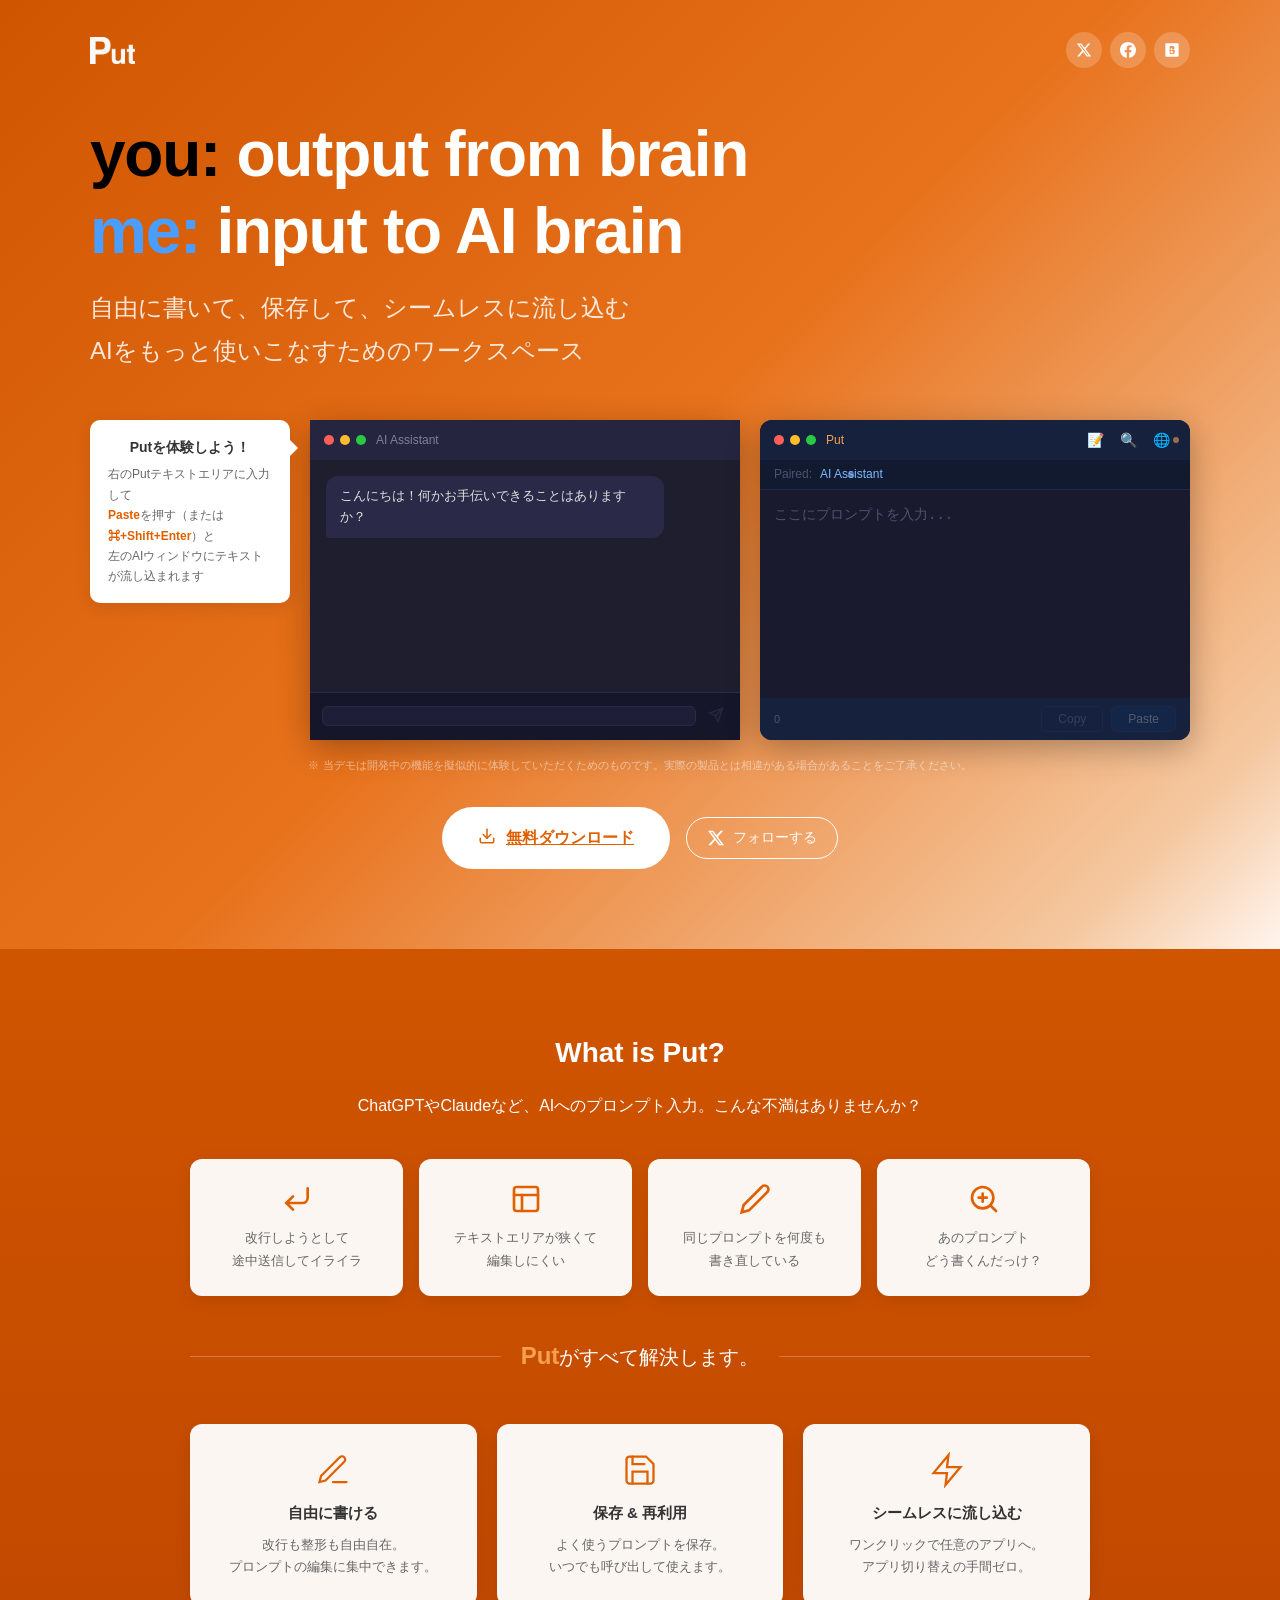
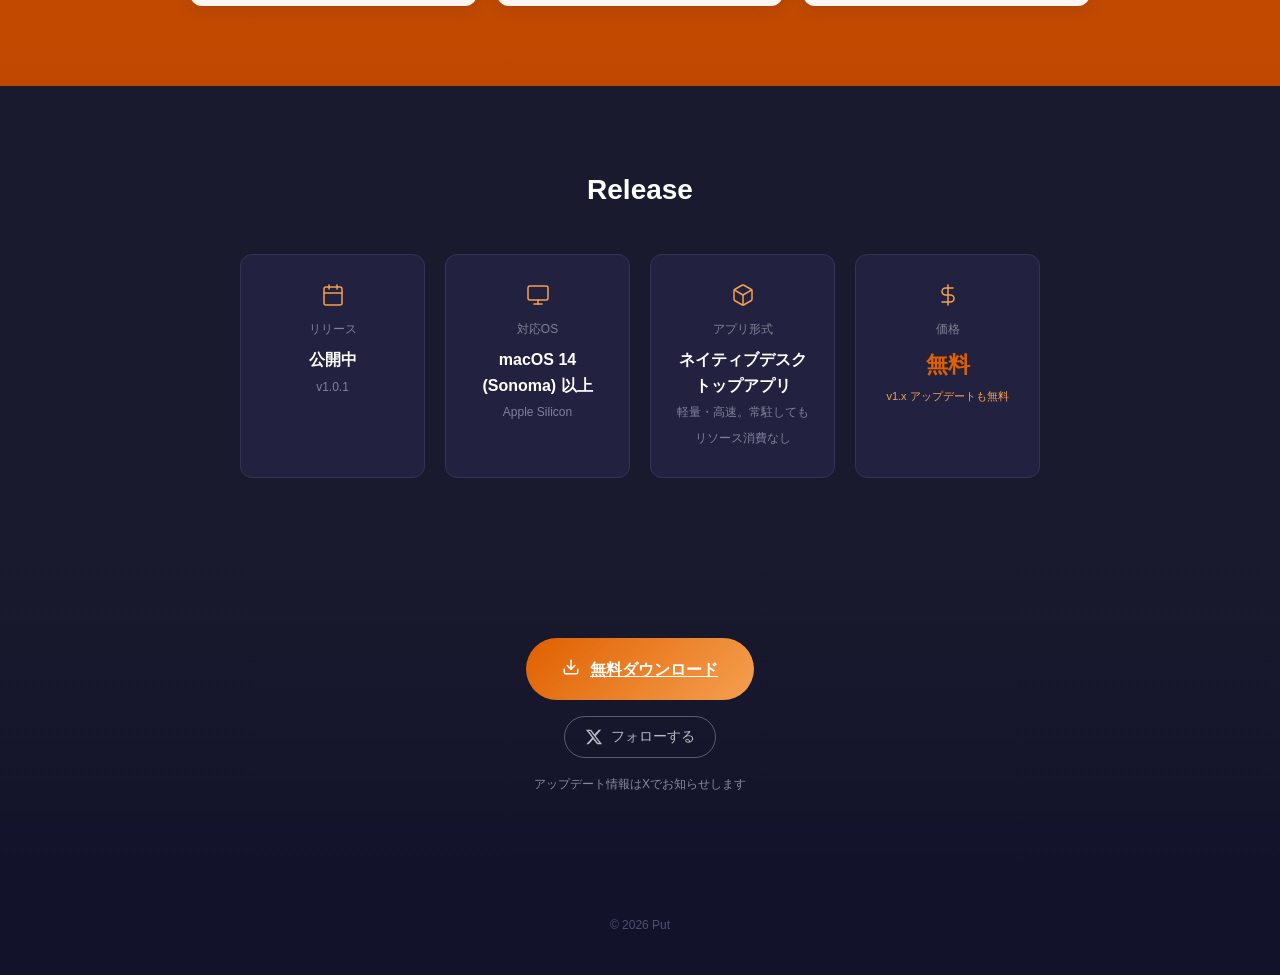
<file: index.html>
<!DOCTYPE html>
<html lang="ja">
<head>
  <meta charset="UTF-8">
  <meta name="viewport" content="width=device-width, initial-scale=1.0">
  <title>プロンプトを保存・使い回す｜Put — Mac用プロンプトエディタ（無料）</title>
  <meta name="description" content="「プロンプトを保存して使い回したい」「ChatGPTの長文が書きにくい」を解決する、AI特化型のプロンプトエディタ Put。Macで自由に書いて、ワンアクションでAIに流し込む。無料（v1.0.1）。">
  <meta property="og:title" content="Put — AI特化型のプロンプトエディタ">
  <meta property="og:description" content="自由に書いて、保存して、シームレスに流し込む。AIをもっと使いこなすためのワークスペースです。">
  <meta property="og:type" content="website">
  <meta property="og:url" content="https://put-prompt.run">
  <meta property="og:image" content="https://put-prompt.run/ogp.png">
  <meta property="og:site_name" content="Put">
  <meta property="og:locale" content="ja_JP">
  <meta name="twitter:card" content="summary_large_image">
  <meta name="twitter:site" content="@put_prompt">
  <meta name="twitter:title" content="Put — AI特化型のプロンプトエディタ">
  <meta name="twitter:description" content="自由に書いて、保存して、シームレスに流し込む。AIをもっと使いこなすためのワークスペースです。">
  <meta name="twitter:image" content="https://put-prompt.run/ogp.png">
  <link rel="canonical" href="https://put-prompt.run">
  <link rel="stylesheet" href="style.css">
  <!-- Google Analytics -->
  <script async src="https://www.googletagmanager.com/gtag/js?id=G-QVWM6N0KS3"></script>
  <script>
    window.dataLayer = window.dataLayer || [];
    function gtag(){dataLayer.push(arguments);}
    gtag('js', new Date());
    gtag('config', 'G-QVWM6N0KS3');
  </script>

  <!-- 構造化データ（アプリ / リッチリザルト・AIエージェント対応） -->
  <script type="application/ld+json">
  {
    "@context": "https://schema.org",
    "@type": "SoftwareApplication",
    "name": "Put",
    "description": "自由に書いて、保存して、AIにシームレスに流し込む、AI特化型のプロンプトエディタ（macOSアプリ）。ChatGPTやClaudeを使う人のためのプロンプト管理・送信ワークスペース。",
    "applicationCategory": "ProductivityApplication",
    "operatingSystem": "macOS 14 (Sonoma) 以上, Apple Silicon",
    "softwareVersion": "1.0.1",
    "offers": { "@type": "Offer", "price": "0", "priceCurrency": "JPY" },
    "url": "https://put-prompt.run",
    "downloadUrl": "https://ugou-dev.booth.pm/items/8272398",
    "inLanguage": ["ja", "en"],
    "author": {
      "@type": "Organization",
      "name": "UGOU development",
      "url": "https://ugou.dev"
    }
  }
  </script>
</head>
<body>

  <!-- ===== Hero (Header + Demo) ===== -->
  <section class="hero">
    <div class="hero-inner">

      <!-- Header bar -->
      <div class="header-bar">
        <div class="logo-area">
          <img src="logo.png" alt="Put" class="logo-img">
        </div>
        <div class="share-buttons">
          <a href="https://twitter.com/intent/tweet?text=Put%20%E2%80%94%20AI%E7%89%B9%E5%8C%96%E5%9E%8B%E3%81%AE%E3%83%97%E3%83%AD%E3%83%B3%E3%83%97%E3%83%88%E3%82%A8%E3%83%87%E3%82%A3%E3%82%BF&url=https://put-prompt.run" target="_blank" rel="noopener noreferrer" class="share-btn" title="Xでシェア">
            <svg width="16" height="16" viewBox="0 0 24 24" fill="currentColor"><path d="M18.244 2.25h3.308l-7.227 8.26 8.502 11.24H16.17l-5.214-6.817L4.99 21.75H1.68l7.73-8.835L1.254 2.25H8.08l4.713 6.231zm-1.161 17.52h1.833L7.084 4.126H5.117z"/></svg>
          </a>
          <a href="https://www.facebook.com/sharer/sharer.php?u=https://put-prompt.run" target="_blank" rel="noopener noreferrer" class="share-btn" title="Facebookでシェア">
            <svg width="16" height="16" viewBox="0 0 24 24" fill="currentColor"><path d="M24 12.073c0-6.627-5.373-12-12-12s-12 5.373-12 12c0 5.99 4.388 10.954 10.125 11.854v-8.385H7.078v-3.47h3.047V9.43c0-3.007 1.792-4.669 4.533-4.669 1.312 0 2.686.235 2.686.235v2.953H15.83c-1.491 0-1.956.925-1.956 1.874v2.25h3.328l-.532 3.47h-2.796v8.385C19.612 23.027 24 18.062 24 12.073z"/></svg>
          </a>
          <a href="https://b.hatena.ne.jp/entry/s/put-prompt.run" target="_blank" rel="noopener noreferrer" class="share-btn" title="はてブ">
            <svg width="16" height="16" viewBox="0 0 24 24" fill="currentColor"><path d="M20.47 2H3.53A1.45 1.45 0 0 0 2 3.47v17.06A1.45 1.45 0 0 0 3.47 22h17.06A1.45 1.45 0 0 0 22 20.53V3.47A1.45 1.45 0 0 0 20.47 2zM15.7 17.34a3.14 3.14 0 0 1-1.47.59 8.25 8.25 0 0 1-1.74.16H8.48V6h3.67a4.71 4.71 0 0 1 2.77.7 2.35 2.35 0 0 1 .92 2 2.39 2.39 0 0 1-.42 1.42 2.67 2.67 0 0 1-1.2.9v.05a2.72 2.72 0 0 1 1.52.84 2.5 2.5 0 0 1 .54 1.67 2.82 2.82 0 0 1-.58 1.76zm-4.3-7.86h-1.4v2.8h1.23c.64 0 1.1-.08 1.39-.25a1 1 0 0 0 .47-.93 1 1 0 0 0-.42-.89 2.12 2.12 0 0 0-1.27-.33zm.22 4.18h-1.62v3h1.56a2.78 2.78 0 0 0 1.54-.34 1.17 1.17 0 0 0 .49-1.05 1.16 1.16 0 0 0-.51-1.05 2.72 2.72 0 0 0-1.46-.36z"/></svg>
          </a>
        </div>
      </div>

      <!-- Copy -->
      <h1 class="copy-en">
        <span class="copy-you">you:</span> output from brain<br>
        <span class="copy-me">me:</span> input to AI brain
      </h1>
      <p class="copy-ja">
        自由に書いて、保存して、シームレスに流し込む<br>
        AIをもっと使いこなすためのワークスペース
      </p>

      <!-- Demo area -->
      <div class="demo-area">
        <!-- Instruction callout (PC) -->
        <div class="demo-callout demo-callout-pc">
          <div class="demo-callout-arrow"></div>
          <p class="demo-callout-title">Putを体験しよう！</p>
          <p class="demo-callout-text">右のPutテキストエリアに入力して<br><strong>Paste</strong>を押す（または<strong>⌘+Shift+Enter</strong>）と<br>左のAIウィンドウにテキストが流し込まれます</p>
        </div>

        <!-- Instruction callout (SP) -->
        <div class="demo-callout demo-callout-sp">
          <p class="demo-callout-title">Putを体験しよう！</p>
          <div class="demo-callout-arrow-down"></div>
        </div>

        <!-- AI Window -->
        <div class="demo-window demo-ai">
          <div class="demo-titlebar demo-titlebar-ai-pc">
            <div class="demo-dots">
              <span class="dot dot-r"></span>
              <span class="dot dot-y"></span>
              <span class="dot dot-g"></span>
            </div>
            <span class="demo-title">AI Assistant</span>
          </div>
          <div class="demo-ai-body">
            <div class="demo-chat" id="chatArea">
              <div class="chat-msg chat-ai">
                <p>こんにちは！何かお手伝いできることはありますか？</p>
              </div>
            </div>
            <div class="demo-ai-input-area">
              <div class="demo-ai-input" id="aiInput" contenteditable="false"></div>
              <button class="demo-ai-send" id="aiSendBtn" disabled>
                <svg width="16" height="16" viewBox="0 0 24 24" fill="none" stroke="currentColor" stroke-width="2"><path d="M22 2L11 13"/><path d="M22 2L15 22L11 13L2 9L22 2Z"/></svg>
              </button>
            </div>
          </div>
        </div>

        <!-- put Window -->
        <div class="demo-window demo-put">
          <div class="demo-titlebar demo-titlebar-put">
            <div class="demo-dots">
              <span class="dot dot-r"></span>
              <span class="dot dot-y"></span>
              <span class="dot dot-g"></span>
            </div>
            <span class="demo-title demo-title-put">Put</span>
            <!-- Saved prompt tabs -->
            <div class="saved-tabs-area">
              <div class="saved-tabs">
                <div class="saved-tab" data-prompt="あなたはプロのコピーライターです。以下の文章をより魅力的に書き直してください。">
                  <span class="saved-tab-label">📝</span>
                  <div class="saved-tab-expand">
                    <p class="saved-tab-preview">あなたはプロのコピーライターです。以下の文章をより魅力的に書き直してください。</p>
                    <p class="saved-tab-hint">クリック: コピー ｜ ⌘+クリック: エディタに挿入</p>
                  </div>
                </div>
                <div class="saved-tab" data-prompt="以下のコードをレビューしてください。バグ、パフォーマンスの問題、改善点があれば指摘してください。">
                  <span class="saved-tab-label">🔍</span>
                  <div class="saved-tab-expand">
                    <p class="saved-tab-preview">以下のコードをレビューしてください。バグ、パフォーマンスの問題、改善点があれば指摘してください。</p>
                    <p class="saved-tab-hint">クリック: コピー ｜ ⌘+クリック: エディタに挿入</p>
                  </div>
                </div>
                <div class="saved-tab" data-prompt="この文章を英語に翻訳してください。自然なネイティブ表現を使い、ビジネスメールに適したトーンでお願いします。">
                  <span class="saved-tab-label">🌐</span>
                  <div class="saved-tab-expand">
                    <p class="saved-tab-preview">この文章を英語に翻訳してください。自然なネイティブ表現を使い、ビジネスメールに適したトーンでお願いします。</p>
                    <p class="saved-tab-hint">クリック: コピー ｜ ⌘+クリック: エディタに挿入</p>
                  </div>
                </div>
              </div>
              <!-- Saved tabs tooltip -->
              <div class="saved-tabs-tooltip">
                <div class="tooltip-arrow"></div>
                <p>保存したプロンプトをワンクリックで呼び出せます</p>
                <p class="tooltip-note">※ 本UIはデモ仕様のため実際の製品とは異なります</p>
              </div>
            </div>
          </div>
          <!-- Pair bar with tooltip -->
          <div class="demo-put-pair">
            <span class="pair-label">Paired:</span>
            <span class="pair-name">AI Assistant</span>
            <div class="pair-tooltip">
              <div class="tooltip-arrow"></div>
              <p>ペースト先のアプリを選択できます</p>
            </div>
          </div>
          <textarea class="demo-editor" id="putEditor" placeholder="ここにプロンプトを入力..."></textarea>
          <div class="demo-toolbar">
            <span class="demo-charcount" id="charCount">0</span>
            <div class="demo-buttons">
              <button class="demo-btn demo-btn-copy demo-copy-pc" id="copyBtn" disabled>Copy</button>
              <button class="demo-btn demo-btn-paste" id="pasteBtn" disabled>Paste</button>
            </div>
          </div>
        </div>
      </div>

      <p class="demo-disclaimer">※ 当デモは開発中の機能を擬似的に体験していただくためのものです。実際の製品とは相違がある場合があることをご了承ください。</p>
      <p class="demo-sp-notice">※ 当アプリはmacOS向けソフトウェアであり、実際はスマートフォンには対応しておりません。</p>

      <!-- CTA inline (below demo) -->
      <div class="cta-inline">
        <a href="https://ugou-dev.booth.pm/items/8272398" class="cta-btn cta-btn-white" target="_blank" rel="noopener noreferrer"><span class="cta-icon"><svg width="18" height="18" viewBox="0 0 24 24" fill="none" stroke="currentColor" stroke-width="2" stroke-linecap="round" stroke-linejoin="round"><path d="M21 15v4a2 2 0 0 1-2 2H5a2 2 0 0 1-2-2v-4"/><polyline points="7 10 12 15 17 10"/><line x1="12" y1="15" x2="12" y2="3"/></svg></span>無料ダウンロード</a>
        <a href="https://x.com/put_prompt" class="cta-x cta-x-white" target="_blank" rel="noopener noreferrer">
          <svg width="18" height="18" viewBox="0 0 24 24" fill="currentColor"><path d="M18.244 2.25h3.308l-7.227 8.26 8.502 11.24H16.17l-5.214-6.817L4.99 21.75H1.68l7.73-8.835L1.254 2.25H8.08l4.713 6.231zm-1.161 17.52h1.833L7.084 4.126H5.117z"/></svg>
          フォローする
        </a>
      </div>

    </div>
  </section>

  <!-- ===== About ===== -->
  <section class="about-section">
    <h2 class="about-title">What is Put?</h2>
    <p class="about-desc">
      ChatGPTやClaudeなど、AIへのプロンプト入力。こんな不満はありませんか？
    </p>
    <div class="about-problems">
      <div class="problem">
        <div class="problem-icon"><svg width="32" height="32" viewBox="0 0 24 24" fill="none" stroke="#E06000" stroke-width="2" stroke-linecap="round"><path d="M9 10l-5 5 5 5"/><path d="M20 4v7a4 4 0 0 1-4 4H4"/></svg></div>
        <p>改行しようとして<br>途中送信してイライラ</p>
      </div>
      <div class="problem">
        <div class="problem-icon"><svg width="32" height="32" viewBox="0 0 24 24" fill="none" stroke="#E06000" stroke-width="2" stroke-linecap="round"><rect x="3" y="3" width="18" height="18" rx="2"/><path d="M3 9h18"/><path d="M9 21V9"/></svg></div>
        <p>テキストエリアが狭くて<br>編集しにくい</p>
      </div>
      <div class="problem">
        <div class="problem-icon"><svg width="32" height="32" viewBox="0 0 24 24" fill="none" stroke="#E06000" stroke-width="2" stroke-linecap="round"><path d="M17 3a2.85 2.85 0 1 1 4 4L7.5 20.5 2 22l1.5-5.5Z"/></svg></div>
        <p>同じプロンプトを何度も<br>書き直している</p>
      </div>
      <div class="problem">
        <div class="problem-icon"><svg width="32" height="32" viewBox="0 0 24 24" fill="none" stroke="#E06000" stroke-width="2" stroke-linecap="round"><circle cx="11" cy="11" r="8"/><path d="M21 21l-4.35-4.35"/><path d="M11 8v6"/><path d="M8 11h6"/></svg></div>
        <p>あのプロンプト<br>どう書くんだっけ？</p>
      </div>
    </div>
    <div class="about-answer-area">
      <div class="about-answer-line"></div>
      <p class="about-answer"><strong>Put</strong>がすべて解決します。</p>
      <div class="about-answer-line"></div>
    </div>
    <div class="features">
      <div class="feature">
        <div class="feature-icon"><svg width="36" height="36" viewBox="0 0 24 24" fill="none" stroke="#E06000" stroke-width="1.5" stroke-linecap="round"><path d="M12 20h9"/><path d="M16.5 3.5a2.12 2.12 0 0 1 3 3L7 19l-4 1 1-4Z"/></svg></div>
        <h3>自由に書ける</h3>
        <p>改行も整形も自由自在。<br>プロンプトの編集に集中できます。</p>
      </div>
      <div class="feature">
        <div class="feature-icon"><svg width="36" height="36" viewBox="0 0 24 24" fill="none" stroke="#E06000" stroke-width="1.5" stroke-linecap="round"><path d="M19 21H5a2 2 0 0 1-2-2V5a2 2 0 0 1 2-2h11l5 5v11a2 2 0 0 1-2 2z"/><polyline points="17 21 17 13 7 13 7 21"/><polyline points="7 3 7 8 15 8"/></svg></div>
        <h3>保存 &amp; 再利用</h3>
        <p>よく使うプロンプトを保存。<br>いつでも呼び出して使えます。</p>
      </div>
      <div class="feature">
        <div class="feature-icon"><svg width="36" height="36" viewBox="0 0 24 24" fill="none" stroke="#E06000" stroke-width="1.5" stroke-linecap="round"><path d="M13 2L3 14h9l-1 8 10-12h-9l1-8z"/></svg></div>
        <h3>シームレスに流し込む</h3>
        <p>ワンクリックで任意のアプリへ。<br>アプリ切り替えの手間ゼロ。</p>
      </div>
    </div>
  </section>

  <!-- ===== Release Info ===== -->
  <section class="release-section">
    <h2 class="release-title">Release</h2>
    <div class="release-cards">
      <div class="release-card">
        <div class="release-card-icon"><svg width="24" height="24" viewBox="0 0 24 24" fill="none" stroke="#F5A050" stroke-width="1.5" stroke-linecap="round"><rect x="3" y="4" width="18" height="18" rx="2"/><path d="M16 2v4"/><path d="M8 2v4"/><path d="M3 10h18"/></svg></div>
        <p class="release-card-label">リリース</p>
        <p class="release-card-value">公開中<br><span class="release-card-sub">v1.0.1</span></p>
      </div>
      <div class="release-card">
        <div class="release-card-icon"><svg width="24" height="24" viewBox="0 0 24 24" fill="none" stroke="#F5A050" stroke-width="1.5" stroke-linecap="round"><rect x="2" y="3" width="20" height="14" rx="2"/><path d="M8 21h8"/><path d="M12 17v4"/></svg></div>
        <p class="release-card-label">対応OS</p>
        <p class="release-card-value">macOS 14 (Sonoma) 以上<br><span class="release-card-sub">Apple Silicon</span></p>
      </div>
      <div class="release-card">
        <div class="release-card-icon"><svg width="24" height="24" viewBox="0 0 24 24" fill="none" stroke="#F5A050" stroke-width="1.5" stroke-linecap="round"><path d="M21 16V8a2 2 0 0 0-1-1.73l-7-4a2 2 0 0 0-2 0l-7 4A2 2 0 0 0 3 8v8a2 2 0 0 0 1 1.73l7 4a2 2 0 0 0 2 0l7-4A2 2 0 0 0 21 16z"/><polyline points="3.27 6.96 12 12.01 20.73 6.96"/><line x1="12" y1="22.08" x2="12" y2="12"/></svg></div>
        <p class="release-card-label">アプリ形式</p>
        <p class="release-card-value">ネイティブデスクトップアプリ<br><span class="release-card-sub">軽量・高速。常駐してもリソース消費なし</span></p>
      </div>
      <div class="release-card">
        <div class="release-card-icon"><svg width="24" height="24" viewBox="0 0 24 24" fill="none" stroke="#F5A050" stroke-width="1.5" stroke-linecap="round"><path d="M12 2v20M17 5H9.5a3.5 3.5 0 0 0 0 7h5a3.5 3.5 0 0 1 0 7H6"/></svg></div>
        <p class="release-card-label">価格</p>
        <p class="release-card-value">
          <span class="price-promo">無料</span><br>
          <span class="release-card-note">v1.x アップデートも無料</span>
        </p>
      </div>
    </div>
  </section>

  <!-- ===== CTA Bottom ===== -->
  <section class="cta-section">
    <div class="cta-area">
      <a href="https://ugou-dev.booth.pm/items/8272398" class="cta-btn" target="_blank" rel="noopener noreferrer"><span class="cta-icon"><svg width="18" height="18" viewBox="0 0 24 24" fill="none" stroke="currentColor" stroke-width="2" stroke-linecap="round" stroke-linejoin="round"><path d="M21 15v4a2 2 0 0 1-2 2H5a2 2 0 0 1-2-2v-4"/><polyline points="7 10 12 15 17 10"/><line x1="12" y1="15" x2="12" y2="3"/></svg></span>無料ダウンロード</a>
      <a href="https://x.com/put_prompt" class="cta-x" target="_blank" rel="noopener noreferrer">
        <svg width="18" height="18" viewBox="0 0 24 24" fill="currentColor"><path d="M18.244 2.25h3.308l-7.227 8.26 8.502 11.24H16.17l-5.214-6.817L4.99 21.75H1.68l7.73-8.835L1.254 2.25H8.08l4.713 6.231zm-1.161 17.52h1.833L7.084 4.126H5.117z"/></svg>
        フォローする
      </a>
      <p class="cta-note">アップデート情報はXでお知らせします</p>
    </div>
  </section>

  <!-- ===== Footer ===== -->
  <footer class="footer">
    <p>&copy; 2026 Put</p>
  </footer>

  <script src="demo.js"></script>
</body>
</html>
</file>
<file: style.css>
/* ========================
   Base
   ======================== */
* {
  margin: 0;
  padding: 0;
  box-sizing: border-box;
}

:root {
  --orange: #E06000;
  --orange-light: #F5A050;
  --orange-bg: #E8721C;
  --bg-dark: #2a2a3e;
  --bg-darker: #1a1a2e;
  --bg-light: #FFF5EE;
  --text-white: #ffffff;
  --text-dark: #333;
  --text-dim: #808098;
  --text-dimmer: #505070;
  --border: #2a2a4a;
}

html {
  scroll-behavior: smooth;
}

body {
  font-family: -apple-system, BlinkMacSystemFont, "Segoe UI", Roboto, "Noto Sans JP", sans-serif;
  line-height: 1.7;
  overflow-x: hidden;
}

/* ========================
   Hero Section
   ======================== */
.hero {
  background: linear-gradient(135deg, #D05500 0%, var(--orange-bg) 50%, #F5C8A0 90%, #FFF5EE 100%);
  color: var(--text-white);
  padding: 32px 48px 80px;
  min-height: 100vh;
}

.hero-inner {
  max-width: 1100px;
  margin: 0 auto;
}

/* Header bar */
.header-bar {
  display: flex;
  justify-content: space-between;
  align-items: center;
  margin-bottom: 48px;
}

.share-buttons {
  display: flex;
  gap: 8px;
}

.share-btn {
  display: flex;
  align-items: center;
  justify-content: center;
  width: 36px;
  height: 36px;
  border-radius: 50%;
  background: rgba(255, 255, 255, 0.2);
  color: var(--text-white);
  text-decoration: none;
  transition: background 0.15s;
}

.share-btn:hover {
  background: rgba(255, 255, 255, 0.35);
}

/* Logo */
.logo-area {
  display: flex;
  align-items: center;
}

.logo-img {
  height: 27px;
  width: auto;
  display: block;
}

/* Copy */
.copy-en {
  font-family: -apple-system, BlinkMacSystemFont, "Segoe UI", Roboto, sans-serif;
  font-size: 64px;
  font-weight: 800;
  line-height: 1.2;
  margin-bottom: 16px;
  letter-spacing: -0.02em;
}

.copy-you {
  color: #000;
}

.copy-me {
  color: #4A9EFF;
}

.copy-ja {
  font-size: 24px;
  color: rgba(255, 255, 255, 0.85);
  line-height: 1.8;
  margin-bottom: 48px;
}

/* Demo area */
.demo-area {
  display: flex;
  align-items: flex-start;
  gap: 20px;
}

/* Callout (PC) */
.demo-callout-pc {
  position: relative;
  background: var(--text-white);
  color: var(--text-dark);
  border-radius: 10px;
  padding: 16px 18px;
  max-width: 200px;
  font-size: 13px;
  line-height: 1.6;
  flex-shrink: 0;
  box-shadow: 0 4px 16px rgba(0, 0, 0, 0.1);
}

.demo-callout-arrow {
  position: absolute;
  top: 20px;
  right: -8px;
  width: 0;
  height: 0;
  border-top: 8px solid transparent;
  border-bottom: 8px solid transparent;
  border-left: 8px solid var(--text-white);
}

/* Callout (SP) */
.demo-callout-sp {
  display: none;
}

.demo-callout-arrow-down {
  width: 0;
  height: 0;
  border-left: 8px solid transparent;
  border-right: 8px solid transparent;
  border-top: 8px solid var(--text-white);
  margin: 0 auto;
}

.demo-callout-title {
  font-weight: 700;
  font-size: 14px;
  margin-bottom: 6px;
  text-align: center;
}

.demo-callout-text {
  color: #666;
  font-size: 12px;
  line-height: 1.7;
}

.demo-callout-text strong {
  color: var(--orange);
}

/* Demo disclaimer & SP notice */
.demo-disclaimer {
  font-size: 11px;
  color: rgba(255, 255, 255, 0.5);
  margin-top: 16px;
  text-align: center;
}

.demo-sp-notice {
  display: none;
  font-size: 11px;
  color: rgba(255, 255, 255, 0.5);
  margin-top: 8px;
  text-align: center;
}

/* Tooltips — white bubble style */
.pair-tooltip,
.saved-tabs-tooltip {
  display: none;
  position: absolute;
  background: var(--text-white);
  border-radius: 8px;
  padding: 8px 12px;
  z-index: 50;
  box-shadow: 0 4px 16px rgba(0, 0, 0, 0.15);
  font-size: 11px;
  color: #555;
  white-space: nowrap;
}

.pair-tooltip .tooltip-arrow,
.saved-tabs-tooltip .tooltip-arrow {
  position: absolute;
  top: -6px;
  left: 16px;
  width: 0;
  height: 0;
  border-left: 6px solid transparent;
  border-right: 6px solid transparent;
  border-bottom: 6px solid var(--text-white);
}

.saved-tabs-tooltip .tooltip-arrow {
  left: auto;
  right: 16px;
}

.tooltip-note {
  font-size: 9px;
  color: #999;
  margin-top: 4px;
}

/* Ripple hint for paired bar */
.demo-put-pair {
  display: flex;
  align-items: center;
  gap: 8px;
  padding: 4px 14px;
  background: #121a30;
  border-bottom: 1px solid #1e2a48;
  font-size: 12px;
  position: relative;
  cursor: pointer;
}

.pair-name {
  color: #7eb8ff;
  font-weight: 500;
  position: relative;
}

.pair-name::after {
  content: '';
  position: absolute;
  top: 50%;
  left: 50%;
  width: 6px;
  height: 6px;
  background: rgba(126, 184, 255, 0.6);
  border-radius: 50%;
  transform: translate(-50%, -50%);
  animation: ripple 2s ease-out infinite;
  pointer-events: none;
}

@keyframes ripple {
  0% { width: 6px; height: 6px; opacity: 0.6; }
  100% { width: 40px; height: 40px; opacity: 0; }
}

.demo-put-pair:hover .pair-tooltip {
  display: block;
  top: calc(100% + 4px);
  left: 10px;
}

.demo-put-pair:hover .pair-name::after {
  display: none;
}

/* Saved tabs area with ripple */
.saved-tabs-area {
  position: relative;
  margin-left: auto;
}

.saved-tabs-area::after {
  content: '';
  position: absolute;
  top: 50%;
  right: 0;
  width: 6px;
  height: 6px;
  background: rgba(245, 160, 80, 0.6);
  border-radius: 50%;
  transform: translate(50%, -50%);
  animation: rippleOrange 2s ease-out infinite 0.5s;
  pointer-events: none;
}

@keyframes rippleOrange {
  0% { width: 6px; height: 6px; opacity: 0.6; }
  100% { width: 36px; height: 36px; opacity: 0; }
}

.saved-tabs-area:hover .saved-tabs-tooltip {
  display: block;
  top: calc(100% + 6px);
  right: 0;
}

.saved-tabs-area:hover::after {
  display: none;
}

/* Demo windows */
.demo-window {
  flex: 1;
  border-radius: 12px;
  overflow: visible;
  display: flex;
  flex-direction: column;
  min-height: 320px;
  max-height: 380px;
  box-shadow: 0 8px 32px rgba(0, 0, 0, 0.3);
}

.demo-ai-body {
  overflow: hidden;
}

.demo-titlebar {
  display: flex;
  align-items: center;
  gap: 10px;
  padding: 10px 14px;
  background: #252540;
}

.demo-titlebar-put {
  background: #16213e;
}

.demo-dots {
  display: flex;
  gap: 6px;
}

.dot {
  width: 10px;
  height: 10px;
  border-radius: 50%;
}

.dot-r { background: #ff5f57; }
.dot-y { background: #ffbd2e; }
.dot-g { background: #28ca41; }

.demo-title {
  font-size: 12px;
  color: var(--text-dim);
  font-weight: 500;
}

.demo-title-put {
  color: var(--orange-light);
}

/* AI window */
.demo-ai {
  background: #1e1e2f;
}

.demo-ai-body {
  flex: 1;
  display: flex;
  flex-direction: column;
}

.demo-chat {
  flex: 1;
  padding: 16px;
  overflow-y: auto;
  display: flex;
  flex-direction: column;
  gap: 12px;
  max-height: 260px;
}

.chat-msg {
  max-width: 85%;
  padding: 10px 14px;
  border-radius: 12px;
  font-size: 13px;
  line-height: 1.6;
}

.chat-ai {
  background: #2a2a48;
  color: #e0e0e0;
  align-self: flex-start;
  border-bottom-left-radius: 4px;
}

.chat-user {
  background: #0f3460;
  color: #d0e0ff;
  align-self: flex-end;
  border-bottom-right-radius: 4px;
}

.demo-ai-input-area {
  display: flex;
  align-items: center;
  gap: 8px;
  padding: 10px 12px;
  border-top: 1px solid var(--border);
  background: #16162a;
}

.demo-ai-input {
  flex: 1;
  min-height: 20px;
  padding: 6px 10px;
  background: #1e1e38;
  border: 1px solid var(--border);
  border-radius: 6px;
  color: #e0e0e0;
  font-size: 13px;
  outline: none;
}

.demo-ai-send {
  background: none;
  border: none;
  color: var(--text-dimmer);
  cursor: default;
  padding: 4px;
}

.demo-ai-send:disabled {
  opacity: 0.3;
}

/* put window */
.demo-put {
  background: var(--bg-darker);
  overflow: visible;
}

.demo-put .demo-titlebar-put {
  border-radius: 12px 12px 0 0;
}

.demo-put .demo-toolbar {
  border-radius: 0 0 12px 12px;
}

.pair-label {
  color: var(--text-dimmer);
}

.pair-name {
  color: #7eb8ff;
  font-weight: 500;
}

.demo-editor {
  flex: 1;
  padding: 14px;
  background: transparent;
  border: none;
  outline: none;
  resize: none;
  color: #e0e0e0;
  font-family: "SF Mono", "Fira Code", "Cascadia Code", monospace;
  font-size: 14px;
  line-height: 1.6;
}

.demo-editor::placeholder {
  color: var(--text-dimmer);
}

.demo-toolbar {
  display: flex;
  justify-content: space-between;
  align-items: center;
  padding: 8px 14px;
  background: #16213e;
}

.demo-charcount {
  font-size: 11px;
  color: var(--text-dimmer);
}

.demo-buttons {
  display: flex;
  gap: 8px;
}

.demo-btn {
  padding: 5px 16px;
  border: 1px solid #333360;
  border-radius: 5px;
  font-size: 12px;
  cursor: pointer;
  transition: background 0.15s, opacity 0.15s;
}

.demo-btn:disabled {
  opacity: 0.3;
  cursor: default;
}

.demo-btn-copy {
  background: transparent;
  color: var(--text-dim);
}

.demo-btn-copy:hover:not(:disabled) {
  background: #2a2a4a;
  color: #e0e0e0;
}

.demo-btn-paste {
  background: #0f3460;
  color: #e0e0e0;
}

.demo-btn-paste:hover:not(:disabled) {
  background: #1a4f8a;
}

/* Saved prompt tabs (inside titlebar) */
.saved-tabs {
  display: flex;
  gap: 4px;
  margin-left: auto;
}

.saved-tab {
  position: relative;
  cursor: pointer;
}

.saved-tab-label {
  display: block;
  font-size: 14px;
  padding: 2px 6px;
  border-radius: 4px;
  transition: background 0.15s;
  line-height: 1;
}

.saved-tab:hover .saved-tab-label {
  background: rgba(255, 255, 255, 0.1);
}

.saved-tab-expand {
  display: none;
  position: absolute;
  right: 0;
  bottom: calc(100% + 8px);
  background: var(--text-white);
  border-radius: 8px;
  padding: 12px 14px;
  width: 260px;
  z-index: 60;
  box-shadow: 0 4px 16px rgba(0, 0, 0, 0.15);
}

.saved-tab:hover .saved-tab-expand {
  display: block;
}

.saved-tab-preview {
  font-size: 12px;
  color: #555;
  line-height: 1.6;
  margin-bottom: 8px;
}

.saved-tab-hint {
  font-size: 10px;
  color: #999;
}

/* Fly animation */
@keyframes flyText {
  0% {
    opacity: 1;
    transform: translate(0, 0) scale(1);
  }
  50% {
    opacity: 0.7;
    transform: translate(-50%, -20px) scale(0.95);
  }
  100% {
    opacity: 0;
    transform: translate(-100%, 0) scale(0.9);
  }
}

.fly-text {
  position: fixed;
  pointer-events: none;
  font-family: "SF Mono", "Fira Code", monospace;
  font-size: 13px;
  color: var(--orange-light);
  background: rgba(224, 96, 0, 0.15);
  border: 1px solid var(--orange);
  border-radius: 6px;
  padding: 8px 14px;
  max-width: 200px;
  overflow: hidden;
  white-space: nowrap;
  text-overflow: ellipsis;
  animation: flyText 0.6s ease-in-out forwards;
  z-index: 1000;
}

/* ========================
   CTA (shared)
   ======================== */
.cta-inline {
  display: flex;
  align-items: center;
  justify-content: center;
  gap: 16px;
  margin-top: 32px;
  flex-wrap: wrap;
}

.cta-area {
  text-align: center;
  display: flex;
  flex-direction: column;
  align-items: center;
  gap: 16px;
}

.cta-btn {
  display: inline-flex;
  align-items: center;
  gap: 10px;
  padding: 14px 36px;
  background: linear-gradient(135deg, var(--orange), var(--orange-light));
  color: #fff;
  border: none;
  border-radius: 50px;
  font-size: 16px;
  font-weight: 600;
  cursor: pointer;
  transition: transform 0.15s, box-shadow 0.15s;
}

.cta-btn:hover {
  transform: translateY(-2px);
  box-shadow: 0 6px 24px rgba(224, 96, 0, 0.3);
}

.cta-btn:active {
  transform: translateY(0);
}

.cta-btn-white {
  background: var(--text-white);
  color: var(--orange);
}

.cta-btn-white:hover {
  box-shadow: 0 6px 24px rgba(0, 0, 0, 0.15);
}

.cta-icon {
  font-size: 20px;
}

.cta-count {
  background: rgba(255, 255, 255, 0.2);
  border-radius: 20px;
  padding: 2px 10px;
  font-size: 13px;
}

.cta-btn-white .cta-count {
  background: rgba(224, 96, 0, 0.15);
}

.cta-x {
  display: inline-flex;
  align-items: center;
  gap: 8px;
  color: rgba(255, 255, 255, 0.7);
  text-decoration: none;
  font-size: 14px;
  padding: 8px 20px;
  border: 1px solid rgba(255, 255, 255, 0.3);
  border-radius: 50px;
  transition: border-color 0.15s, color 0.15s;
}

.cta-x:hover {
  border-color: rgba(255, 255, 255, 0.6);
  color: var(--text-white);
}

.cta-x-white {
  color: var(--text-white);
  border-color: var(--text-white);
}

.cta-x-white:hover {
  background: rgba(255, 255, 255, 0.1);
}

.cta-note {
  font-size: 12px;
  color: rgba(255, 255, 255, 0.5);
}

/* ========================
   About Section
   ======================== */
.about-section {
  background: linear-gradient(180deg, #D05500 0%, #C04800 100%);
  color: #e0e0e0;
  padding: 80px 24px;
}

.about-section > * {
  max-width: 900px;
  margin-left: auto;
  margin-right: auto;
}

.about-title {
  font-size: 28px;
  font-weight: 700;
  text-align: center;
  margin-bottom: 16px;
  color: var(--text-white);
}

.about-desc {
  text-align: center;
  color: var(--text-white);
  font-size: 16px;
  margin-bottom: 40px;
}

.about-problems {
  display: flex;
  gap: 16px;
  margin-bottom: 40px;
  max-width: 900px;
}

.problem {
  flex: 1;
  text-align: center;
  padding: 24px 16px;
  background: rgba(255, 255, 255, 0.95);
  color: var(--text-dark);
  border: none;
  border-radius: 12px;
  box-shadow: 0 4px 16px rgba(0, 0, 0, 0.1);
}

.problem-icon {
  display: flex;
  justify-content: center;
  margin-bottom: 12px;
}

.problem p {
  font-size: 13px;
  color: #666;
  line-height: 1.7;
}

/* Answer divider */
.about-answer-area {
  display: flex;
  align-items: center;
  gap: 20px;
  margin-bottom: 48px;
  max-width: 900px;
}

.about-answer-line {
  flex: 1;
  height: 1px;
  background: rgba(255, 255, 255, 0.25);
}

.about-answer {
  text-align: center;
  font-size: 20px;
  color: var(--text-white);
  white-space: nowrap;
}

.about-answer strong {
  color: var(--orange-light);
  font-size: 24px;
}

.features {
  display: flex;
  gap: 20px;
  max-width: 900px;
}

.feature {
  flex: 1;
  text-align: center;
  padding: 28px 20px;
  background: rgba(255, 255, 255, 0.95);
  border: none;
  border-radius: 12px;
  box-shadow: 0 4px 16px rgba(0, 0, 0, 0.1);
}

.feature-icon {
  display: flex;
  justify-content: center;
  margin-bottom: 12px;
}

.feature h3 {
  font-size: 15px;
  font-weight: 600;
  color: var(--text-dark);
  margin-bottom: 8px;
}

.feature p {
  font-size: 13px;
  color: #666;
  line-height: 1.7;
}

/* ========================
   Release Section
   ======================== */
.release-section {
  background: var(--bg-darker);
  padding: 80px 24px;
}

.release-title {
  font-size: 28px;
  font-weight: 700;
  text-align: center;
  margin-bottom: 40px;
  color: var(--text-white);
}

.release-cards {
  display: flex;
  gap: 20px;
  max-width: 800px;
  margin: 0 auto;
}

.release-card {
  flex: 1;
  text-align: center;
  padding: 28px 20px;
  background: #222240;
  border: 1px solid #333355;
  border-radius: 12px;
}

.release-card-icon {
  display: flex;
  justify-content: center;
  margin-bottom: 12px;
}

.release-card-label {
  font-size: 12px;
  color: var(--text-dim);
  margin-bottom: 8px;
}

.release-card-value {
  font-size: 16px;
  font-weight: 600;
  color: var(--text-white);
  line-height: 1.6;
}

.release-card-sub {
  font-size: 12px;
  color: var(--text-dim);
  font-weight: 400;
}

.price-promo {
  color: var(--orange);
  font-size: 22px;
  font-weight: 800;
}

.price-regular {
  color: var(--text-dim);
  font-size: 12px;
  text-decoration: line-through;
  font-weight: 400;
}

.release-card-note {
  display: inline-block;
  margin-top: 6px;
  font-size: 11px;
  color: var(--orange-light);
  font-weight: 500;
}

/* ========================
   CTA Bottom Section
   ======================== */
.cta-section {
  background: linear-gradient(180deg, var(--bg-darker) 0%, #12122a 100%);
  padding: 80px 24px;
}

/* ========================
   Footer
   ======================== */
.footer {
  background: #12122a;
  padding: 40px 24px;
  text-align: center;
  font-size: 12px;
  color: var(--text-dimmer);
}

/* ========================
   Responsive
   ======================== */
@media screen and (max-width: 768px) {
  .hero {
    padding: 24px 20px 60px;
  }

  .copy-en {
    font-size: 36px;
  }

  .copy-ja {
    font-size: 16px;
  }

  .demo-area {
    flex-direction: column;
    align-items: stretch;
  }

  /* SP callout */
  .demo-callout-pc {
    display: none;
  }

  .demo-callout-sp {
    display: block;
    background: var(--text-white);
    color: var(--text-dark);
    border-radius: 8px;
    padding: 8px 16px 4px;
    box-shadow: 0 4px 16px rgba(0, 0, 0, 0.1);
    width: fit-content;
    margin: 0 auto;
  }

  .demo-callout-sp .demo-callout-title {
    margin-bottom: 2px;
    font-size: 13px;
  }

  /* SP: AI window compact */
  .demo-titlebar-ai-pc {
    display: none;
  }

  .demo-ai {
    min-height: 120px !important;
    max-height: 200px;
  }

  .demo-chat {
    max-height: 120px;
  }

  .demo-chat {
    padding: 8px;
  }

  .chat-msg {
    font-size: 12px;
    padding: 6px 10px;
  }

  /* SP: put window full width, no Copy button */
  .demo-put {
    width: 100%;
  }

  .demo-copy-pc {
    display: none;
  }

  .demo-window {
    min-height: 180px;
    max-height: none;
  }

  /* SP notice */
  .demo-sp-notice {
    display: block;
  }

  /* Hide ripple on SP */
  .pair-name::after,
  .saved-tabs-area::after {
    display: none;
  }

  .about-problems,
  .features {
    flex-direction: column;
  }

  .about-problems {
    gap: 12px;
  }

  .about-answer-area {
    gap: 12px;
  }

  .about-answer {
    font-size: 16px;
  }

  .about-answer strong {
    font-size: 20px;
  }

  .release-cards {
    flex-direction: column;
  }

  .saved-tab-expand {
    position: fixed;
    left: 20px;
    right: 20px;
    width: auto;
  }
}
</file>
